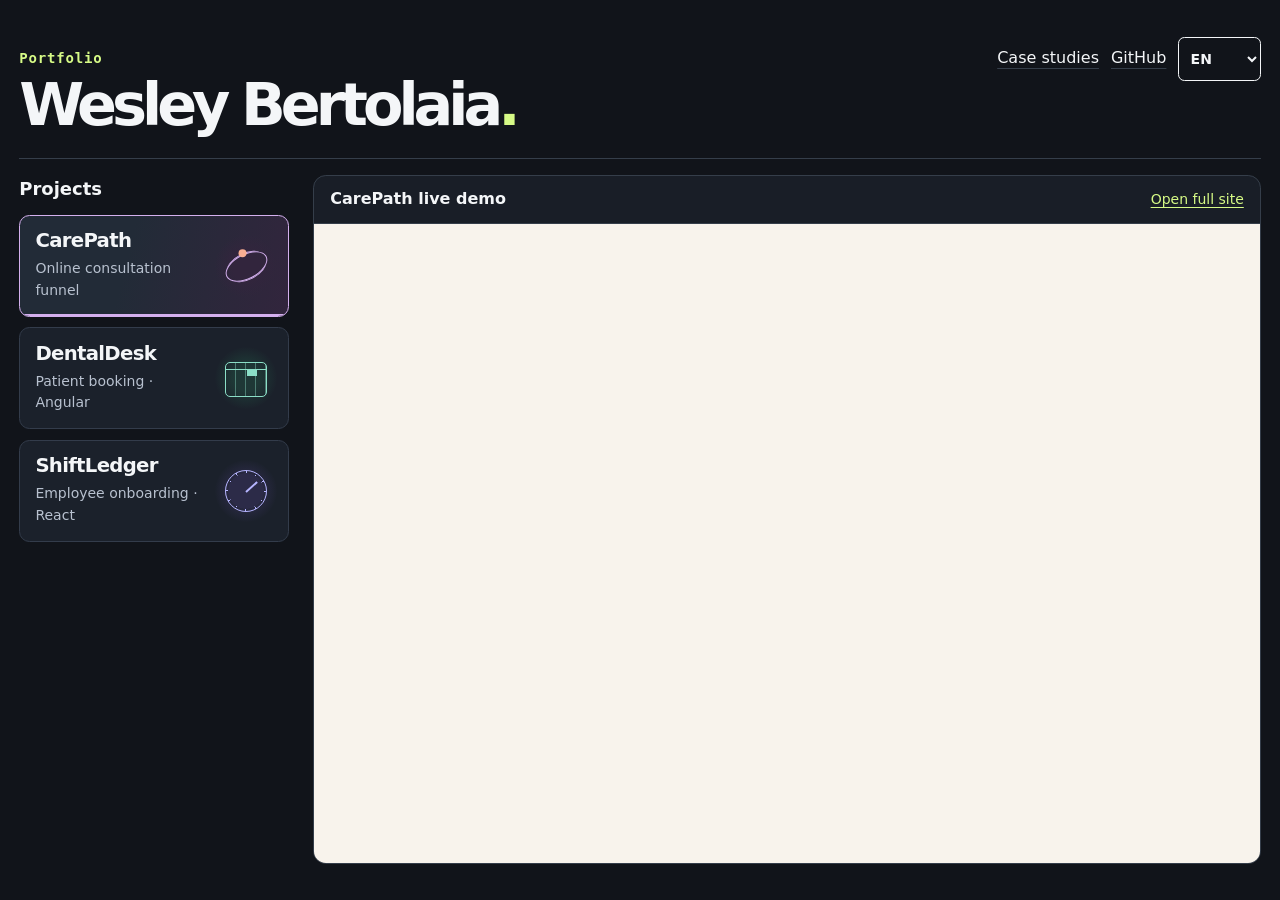
<file: index.html>
<!doctype html>
<html lang="en">
<head>
  <meta charset="utf-8">
  <meta name="viewport" content="width=device-width, initial-scale=1">
  <meta name="description" content="Wesley Bertolaia’s web design portfolio. Three shipped prototypes in consultation acquisition, patient booking, and employee onboarding.">
  <title>Wesley Bertolaia | Web Design & Frontend</title>
  <link rel="icon" href="data:,">
  <link rel="stylesheet" href="./style.css?v=left-cards">
  <script src="./locale.js?v=left-cards"></script>
  <script src="./preview.js?v=left-cards" defer></script>
  <link rel="stylesheet" href="./locale.css">
</head>
<body>
  <header class="wrap masthead">
    <div>
      <p class="eyebrow">Portfolio</p>
      <h1>Wesley Bertolaia<span>.</span></h1>
    </div>
    <nav aria-label="Main navigation">
      <a href="./case-studies.html">Case studies</a>
      <a href="https://github.com/wesleybertolaia/">GitHub</a>
    <span data-language-menu></span></nav>
  </header>
  <main class="wrap">
    <section class="shelf" id="demos" aria-label="Live project demos">
      <div class="project-list">
        <h2>Projects</h2>
        <div class="project-cards">
          <button class="project-card" type="button" aria-pressed="true" aria-controls="live-preview" data-project="carepath" data-url="https://wesleybertolaia.github.io/carepath/">
            <span class="project-copy"><strong>CarePath</strong><span>Online consultation funnel</span></span><span class="project-art art-care" aria-hidden="true"></span>
          </button>
          <button class="project-card" type="button" aria-pressed="false" aria-controls="live-preview" data-project="dentaldesk" data-url="https://wesleybertolaia.github.io/dentaldesk/patient.html">
            <span class="project-copy"><strong>DentalDesk</strong><span>Patient booking · Angular</span></span><span class="project-art art-dental" aria-hidden="true"></span>
          </button>
          <button class="project-card" type="button" aria-pressed="false" aria-controls="live-preview" data-project="shiftledger" data-url="https://wesleybertolaia.github.io/shiftledger/">
            <span class="project-copy"><strong>ShiftLedger</strong><span>Employee onboarding · React</span></span><span class="project-art art-shift" aria-hidden="true"></span>
          </button>
        </div>
      </div>
      <section class="preview-panel" id="live-preview" aria-labelledby="preview-title">
        <header class="preview-bar">
          <h2 id="preview-title" tabindex="-1" aria-live="polite">CarePath live demo</h2>
          <a id="open-demo" href="https://wesleybertolaia.github.io/carepath/">Open full site</a>
        </header>
        <iframe id="demo-frame" title="CarePath live demo" src="https://wesleybertolaia.github.io/carepath/"></iframe>
      </section>
    </section>
  </main>
</body>
</html>
</file>
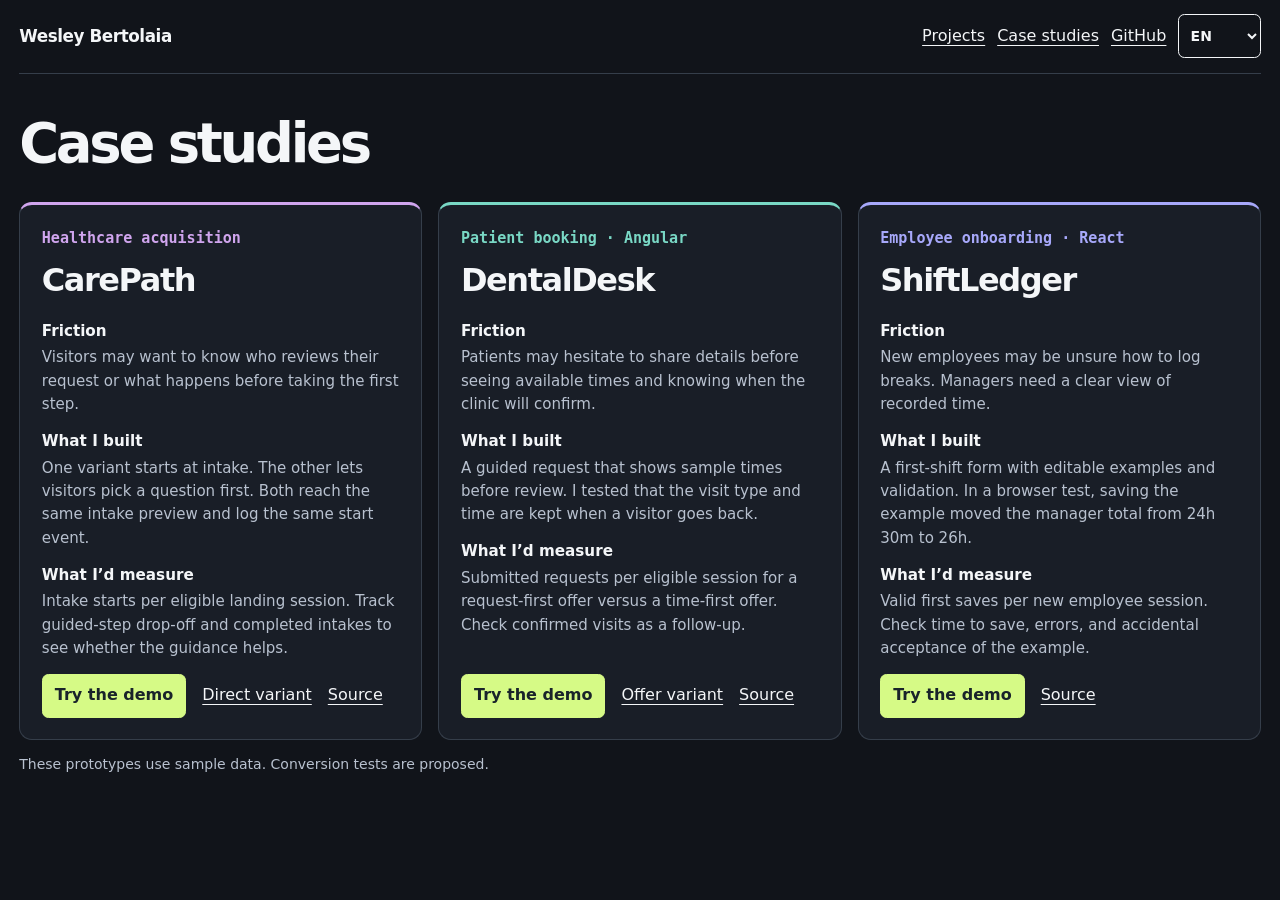
<file: case-studies.html>
<!doctype html>
<html lang="en">
<head>
  <meta charset="utf-8">
  <meta name="viewport" content="width=device-width, initial-scale=1">
  <meta name="description" content="Three case studies by Wesley Bertolaia in consultation acquisition, patient booking, and employee onboarding.">
  <title>Case Studies | Wesley Bertolaia</title>
  <link rel="icon" href="data:,">
  <link rel="stylesheet" href="./style.css?v=balanced">
  <link rel="stylesheet" href="./locale.css">
  <script src="./locale.js"></script>
</head>
<body>
  <header class="wrap top">
    <a class="wordmark" href="./">Wesley Bertolaia</a>
    <nav aria-label="Main navigation"><a href="./#demos">Projects</a><a href="./case-studies.html" aria-current="page">Case studies</a><a href="https://github.com/wesleybertolaia/">GitHub</a><span data-language-menu></span></nav>
  </header>
  <main class="wrap case-page">
    <h1>Case studies</h1>
    <div class="case-grid">
      <article class="case case-care" id="carepath">
        <header><p class="eyebrow">Healthcare acquisition</p><h2>CarePath</h2></header>
        <section><h3>Friction</h3><p>Visitors may want to know who reviews their request or what happens before taking the first step.</p></section>
        <section><h3>What I built</h3><p>One variant starts at intake. The other lets visitors pick a question first. Both reach the same intake preview and log the same start event.</p></section>
        <section><h3>What I’d measure</h3><p>Intake starts per eligible landing session. Track guided-step drop-off and completed intakes to see whether the guidance helps.</p></section>
        <div class="links"><a class="button" href="./?demo=carepath#demos">Try the demo</a><a href="https://wesleybertolaia.github.io/carepath/?path=direct">Direct variant</a><a href="https://github.com/wesleybertolaia/carepath">Source</a></div>
      </article>
      <article class="case case-dental" id="dentaldesk">
        <header><p class="eyebrow">Patient booking · Angular</p><h2>DentalDesk</h2></header>
        <section><h3>Friction</h3><p>Patients may hesitate to share details before seeing available times and knowing when the clinic will confirm.</p></section>
        <section><h3>What I built</h3><p>A guided request that shows sample times before review. I tested that the visit type and time are kept when a visitor goes back.</p></section>
        <section><h3>What I’d measure</h3><p>Submitted requests per eligible session for a request-first offer versus a time-first offer. Check confirmed visits as a follow-up.</p></section>
        <div class="links"><a class="button" href="./?demo=dentaldesk#demos">Try the demo</a><a href="https://wesleybertolaia.github.io/dentaldesk/patient.html?offer=times">Offer variant</a><a href="https://github.com/wesleybertolaia/dentaldesk">Source</a></div>
      </article>
      <article class="case case-shift" id="shiftledger">
        <header><p class="eyebrow">Employee onboarding · React</p><h2>ShiftLedger</h2></header>
        <section><h3>Friction</h3><p>New employees may be unsure how to log breaks. Managers need a clear view of recorded time.</p></section>
        <section><h3>What I built</h3><p>A first-shift form with editable examples and validation. In a browser test, saving the example moved the manager total from 24h 30m to 26h.</p></section>
        <section><h3>What I’d measure</h3><p>Valid first saves per new employee session. Check time to save, errors, and accidental acceptance of the example.</p></section>
        <div class="links"><a class="button" href="./?demo=shiftledger#demos">Try the demo</a><a href="https://github.com/wesleybertolaia/shiftledger">Source</a></div>
      </article>
    </div>
    <p class="evidence">These prototypes use sample data. Conversion tests are proposed.</p>
  </main>
</body>
</html>
</file>
<file: style.css>
:root {
  color-scheme: dark;
  --bg: #11141a;
  --panel: #191e27;
  --line: #353e4a;
  --ink: #f4f6f8;
  --mute: #b8c1cf;
  --lime: #d6fa86;
  font: 16px/1.55 system-ui, sans-serif;
  color: var(--ink);
  background: var(--bg);
}
* { box-sizing: border-box; }
[hidden] { display: none !important; }
body { margin: 0; }
.wrap { width: min(1720px, calc(100% - clamp(1.5rem, 3vw, 3rem))); margin-inline: auto; }
.top, .bottom { display: flex; flex-wrap: wrap; justify-content: space-between; align-items: center; gap: .65rem 1.5rem; padding-block: .9rem; border-bottom: 1px solid var(--line); }
.top nav, .links, .footer-links { display: flex; flex-wrap: wrap; align-items: center; gap: .55rem 1rem; }
a { color: inherit; text-underline-offset: .24em; }
a:hover { color: var(--lime); }
.wordmark { font-size: 1.55rem; font-weight: 850; letter-spacing: -.095em; text-decoration: none; }
h1, h2, h3, h4, p { margin: 0; }
.eyebrow { color: var(--lime); font: 720 .875rem/1.5 ui-monospace, monospace; letter-spacing: .06em; margin-bottom: .45rem; }
.shelf { display: grid; grid-template-columns: minmax(220px, 270px) minmax(0, 1fr); gap: clamp(.85rem, 2.5vw, 1.5rem); align-items: start; border-top: 1px solid var(--line); padding-top: 1rem; }
.project-list h2 { font-size: 1.125rem; margin-bottom: .75rem; }
.project-cards { display: grid; gap: .65rem; }
.project-card {
  position: relative;
  isolation: isolate;
  display: grid;
  grid-template-columns: minmax(0, 1fr) 62px;
  align-items: center;
  width: 100%;
  min-height: 102px;
  gap: .6rem;
  padding: .8rem .7rem .8rem .95rem;
  overflow: hidden;
  border: 1px solid #333c4b;
  border-radius: .65rem;
  background: #1b212b;
  color: var(--ink);
  text-align: left;
  font: inherit;
  cursor: pointer;
}
.project-card:nth-child(1) { --project-accent: #d4b0ee; --project-shade: #32253d; }
.project-card:nth-child(2) { --project-accent: #8bdfc7; --project-shade: #1e3836; }
.project-card:nth-child(3) { --project-accent: #b6b5ff; --project-shade: #2c2b48; }
.project-card:hover { border-color: var(--project-accent); }
.project-card[aria-pressed="true"] {
  border-color: var(--project-accent);
  background: linear-gradient(104deg, #222b37 40%, var(--project-shade));
}
.project-card::after {
  content: "";
  position: absolute;
  inset: auto 0 0;
  height: 2px;
  background: var(--project-accent);
  transform: scaleX(0);
  transform-origin: left;
}
.project-card[aria-pressed="true"]::after { transform: scaleX(1); }
.project-copy strong { display: block; font-size: 1.23rem; line-height: 1.15; letter-spacing: -.035em; }
.project-copy > span { display: block; margin-top: .35rem; color: var(--mute); font-size: .875rem; }
.project-art {
  position: relative;
  display: block;
  width: 62px;
  height: 62px;
  border-radius: 50%;
  color: var(--project-accent);
  background: radial-gradient(circle, var(--project-shade) 30%, transparent 72%);
}
.project-art::before, .project-art::after { content: ""; position: absolute; }
.art-care::before {
  width: 43px; height: 23px; left: 9px; top: 19px;
  border: 1px solid currentColor; border-radius: 50%; rotate: -27deg;
  box-shadow: 0 5px 0 -4px currentColor, 0 -5px 0 -4px currentColor;
}
.art-care::after {
  width: 8px; height: 8px; left: 27px; top: 13px;
  border-radius: 50%; background: #f9ae92;
  offset-path: ellipse(24px 13px at 31px 31px);
  offset-rotate: 0deg;
  left: 0; top: 0;
  offset-distance: 72%;
}
.art-dental::before {
  inset: 15px 10px 12px;
  border: 1px solid currentColor;
  border-radius: 5px;
  background: repeating-linear-gradient(90deg, transparent 0 9px, #8bdfc76b 9px 10px);
}
.art-dental::after {
  inset: 22px 10px auto;
  height: 6px;
  border-top: 1px solid currentColor;
  background: linear-gradient(90deg, transparent 52%, currentColor 52% 76%, transparent 76%);
}
.art-shift::before {
  inset: 10px;
  border: 1px solid currentColor;
  border-radius: 50%;
  background: radial-gradient(circle, var(--project-shade) 0 62%, transparent 63%), repeating-conic-gradient(currentColor 0deg 2deg, transparent 2deg 30deg);
}
.art-shift::after {
  bottom: 30px; left: 30px; width: 2px; height: 15px;
  background: currentColor;
  transform-origin: bottom;
  rotate: 48deg;
}
.preview-panel { min-width: 0; overflow: hidden; border: 1px solid var(--line); border-radius: .8rem; background: var(--panel); scroll-margin-top: .7rem; }
.preview-bar { display: flex; flex-wrap: wrap; align-items: center; justify-content: space-between; gap: .5rem 1rem; padding: .7rem 1rem; }
.preview-bar h2 { font-size: 1rem; }
.preview-bar a { font-size: .875rem; color: var(--lime); }
iframe { display: block; width: 100%; height: 640px; border: 0; border-top: 1px solid var(--line); background: #f8f3ec; color-scheme: light; }
:focus-visible { outline: 3px solid var(--lime); outline-offset: 3px; }
.case { margin-bottom: 1rem; background: var(--panel); border: 1px solid var(--line); border-radius: .8rem; overflow: hidden; scroll-margin-top: 1rem; }
.button { display: inline-flex; min-height: 44px; align-items: center; padding: .45rem .75rem; border: 1px solid var(--lime); border-radius: .4rem; background: var(--lime); color: #19232a; text-decoration: none; font: inherit; font-weight: 700; cursor: pointer; }
.button:hover { background: #ecffba; color: #19232a; }
.button.outline { background: var(--panel); color: var(--ink); border-color: var(--line); }
.button.outline:hover { background: #293241; }
@media (max-width: 740px) {
  .wrap { width: calc(100% - 1.5rem); }
  .shelf { grid-template-columns: 1fr; }
  .project-card { min-height: 76px; }
  iframe { height: 520px; }
}
@media (prefers-reduced-motion: no-preference) {
  html { scroll-behavior: smooth; }
  .project-card { transition: background-color .15s ease, border-color .15s ease; }
}
.wordmark { font-size: 1.05rem; letter-spacing: -.025em; }
.case-page { padding-block: 1.75rem 1rem; }
.case-page h1 { margin-bottom: 1rem; font-size: clamp(2rem, 5vw, 3.4rem); letter-spacing: -.06em; }
.case-grid { display: grid; grid-template-columns: repeat(3, minmax(0, 1fr)); gap: 1rem; }
.case { display: flex; flex-direction: column; gap: .85rem; min-width: 0; margin: 0; padding: clamp(1rem, 2vw, 1.35rem); border-top: 3px solid var(--case-accent); }
.case-care { --case-accent: #d0a5ee; }
.case-dental { --case-accent: #79d8c5; }
.case-shift { --case-accent: #a7a8fa; }
.case .eyebrow { color: var(--case-accent); letter-spacing: 0; }
.case h2 { font-size: clamp(1.55rem, 2.9vw, 2rem); letter-spacing: -.045em; }
.case h3 { font-size: .95rem; margin-bottom: .2rem; }
.case section p, .evidence { color: var(--mute); }
.case .links { margin-top: auto; }
.case p { font-size: .94rem; }
.evidence { margin: .85rem 0 0; font-size: .875rem; }
@media (max-width: 800px) { .case-grid { grid-template-columns: 1fr; } }
@media (prefers-reduced-motion: no-preference) {
  .project-card {
    animation: card-in .4s ease-out both;
    transition: border-color .18s ease, translate .18s ease;
  }
  .project-card:nth-child(2) { animation-delay: .065s; }
  .project-card:nth-child(3) { animation-delay: .13s; }
  .project-card:is(:hover, :focus-visible) { translate: 3px 0; }
  .project-card::after { transition: transform .32s ease-out; }
  .project-card:is(:hover, :focus-visible, [aria-pressed="true"]) .art-care::after { animation: orbit .7s ease-in-out; }
  .project-card:is(:hover, :focus-visible, [aria-pressed="true"]) .art-dental::after { animation: calendar-mark .55s ease-in-out; }
  .project-card:is(:hover, :focus-visible, [aria-pressed="true"]) .art-shift::after { animation: hand-turn .64s ease-in-out; }
  @keyframes card-in { from { opacity: 0; transform: translateX(-8px); } }
  @keyframes orbit { to { offset-distance: 172%; } }
  @keyframes calendar-mark { 50% { translate: 0 13px; } }
  @keyframes hand-turn { to { rotate: 408deg; } }
}
.masthead {
  display: flex;
  flex-wrap: wrap;
  align-items: baseline;
  justify-content: space-between;
  gap: .75rem 1.8rem;
  padding-block: clamp(1.15rem, 3vw, 2.3rem) clamp(1rem, 2vw, 1.65rem);
}
.masthead h1 {
  font-size: clamp(2.2rem, 4.6vw, 4.5rem);
  line-height: .95;
  letter-spacing: -.085em;
  text-wrap: balance;
}
.masthead h1 span { display: inline-block; color: var(--lime); }
.masthead nav { display: flex; flex-wrap: wrap; gap: .35rem 1.2rem; }
.masthead nav a { padding-block: .35rem; text-decoration-color: var(--line); text-underline-offset: .33rem; }
.masthead nav a:hover { text-decoration-color: currentColor; }
@media (prefers-reduced-motion: no-preference) {
  .masthead h1 span { animation: punctuation-in .46s cubic-bezier(.23,.8,.36,1) both; }
  @keyframes punctuation-in {
    from { opacity: 0; transform: translateY(-.22em); }
    to { opacity: 1; transform: translateY(0); }
  }
}
</file>
<file: locale.css>
[data-language-menu] { display: inline-flex; align-items: center; }
[data-language-menu]:empty { display: none; }
.language-picker {
  min-height: 44px;
  min-width: 5.1rem;
  max-width: 100%;
  padding: .3rem .45rem;
  border: 1px solid currentColor;
  border-radius: .4rem;
  background: transparent;
  color: inherit;
  font: 650 .875rem/1 system-ui, sans-serif;
  cursor: pointer;
}
.language-picker option { color: CanvasText; background: Canvas; }
header:has(> [data-language-menu]) { flex-wrap: wrap; gap: .45rem .8rem; }
header nav:has(> [data-language-menu]) { display: flex; flex-wrap: wrap; align-items: center; gap: .35rem .75rem; }
</file>
